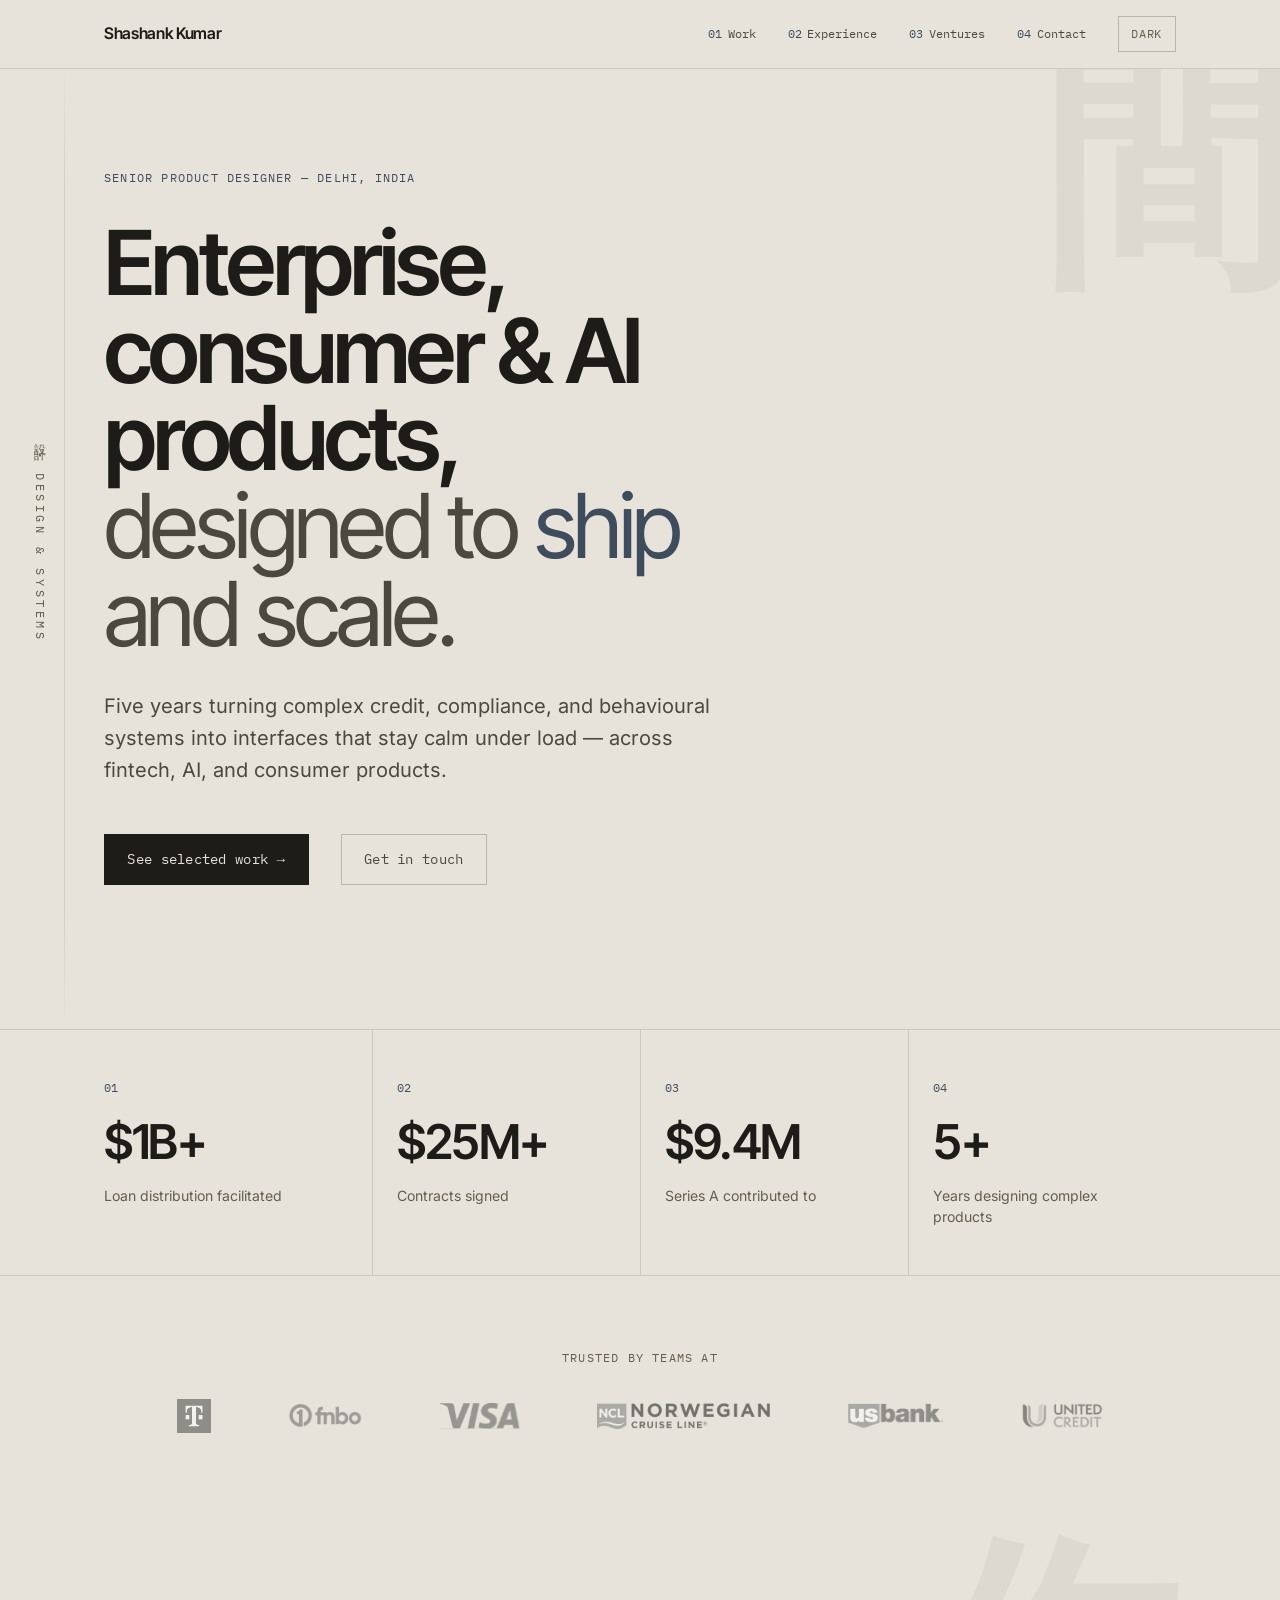
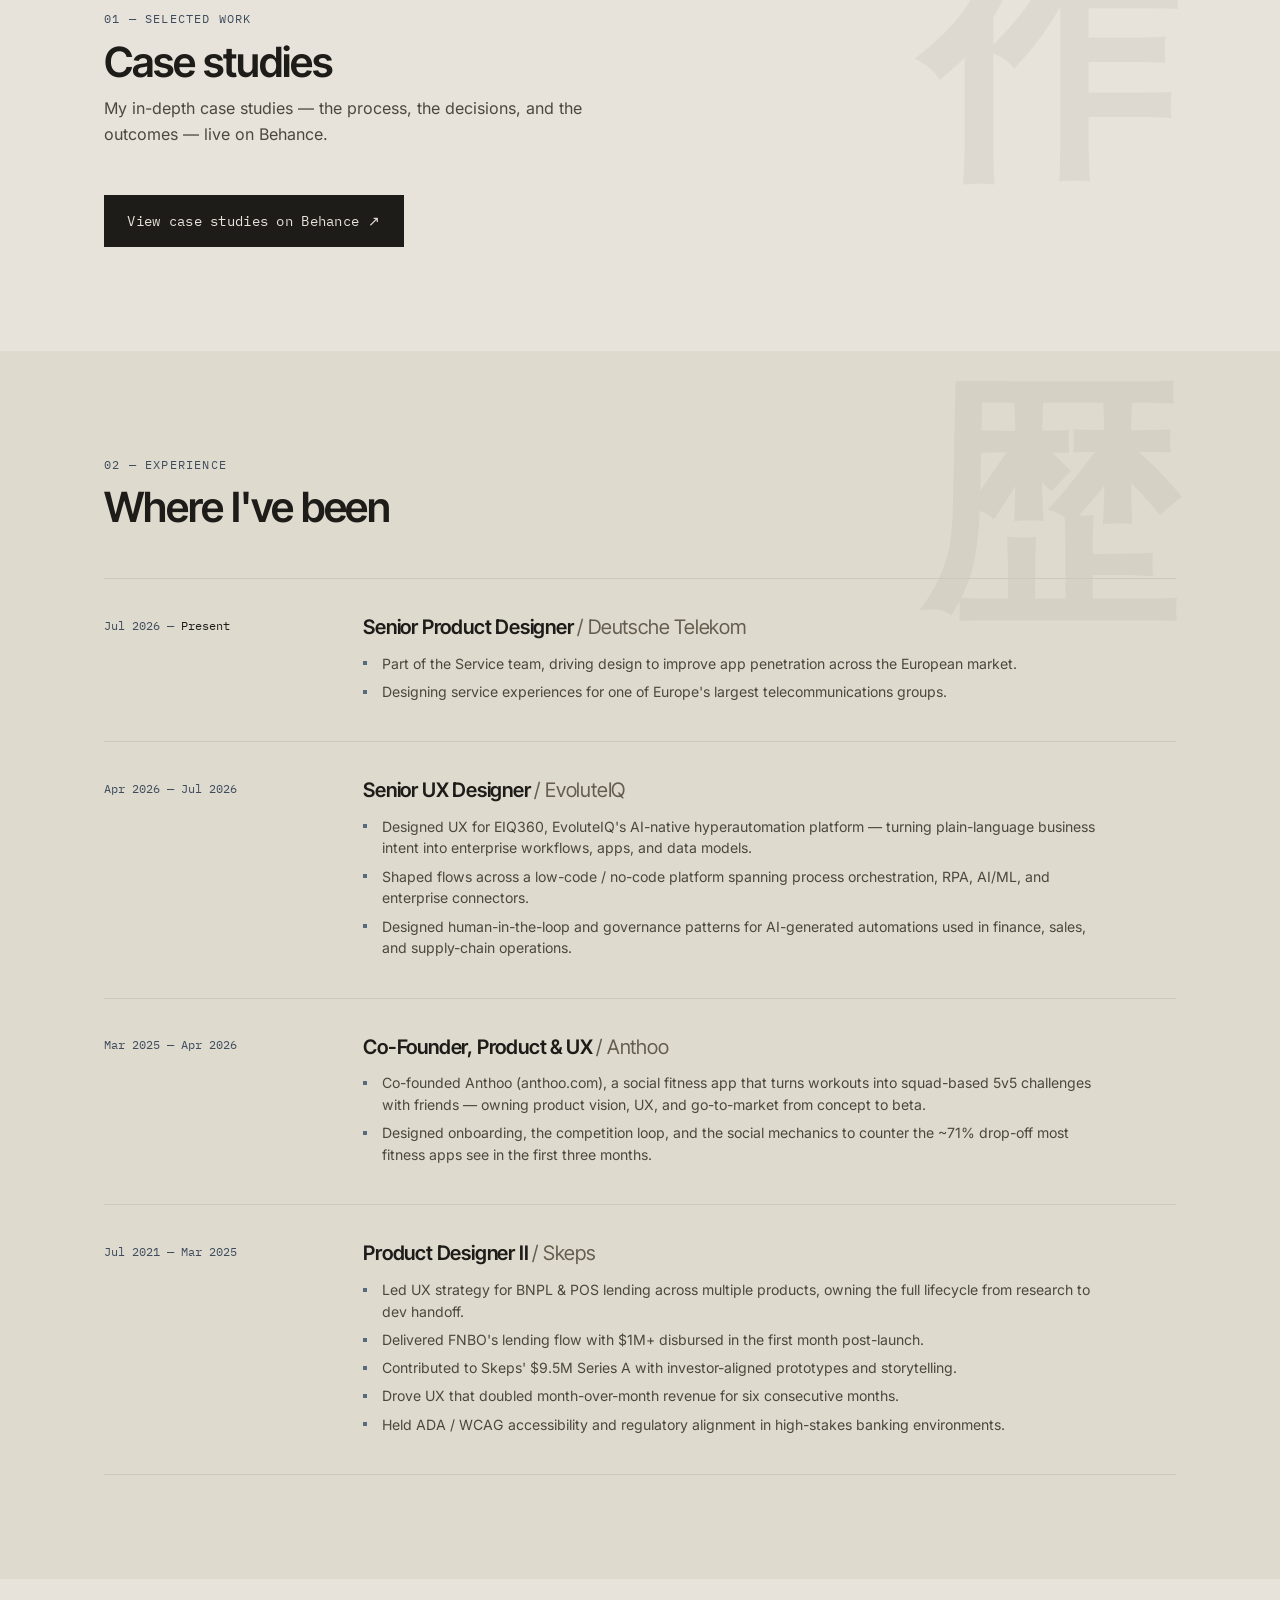
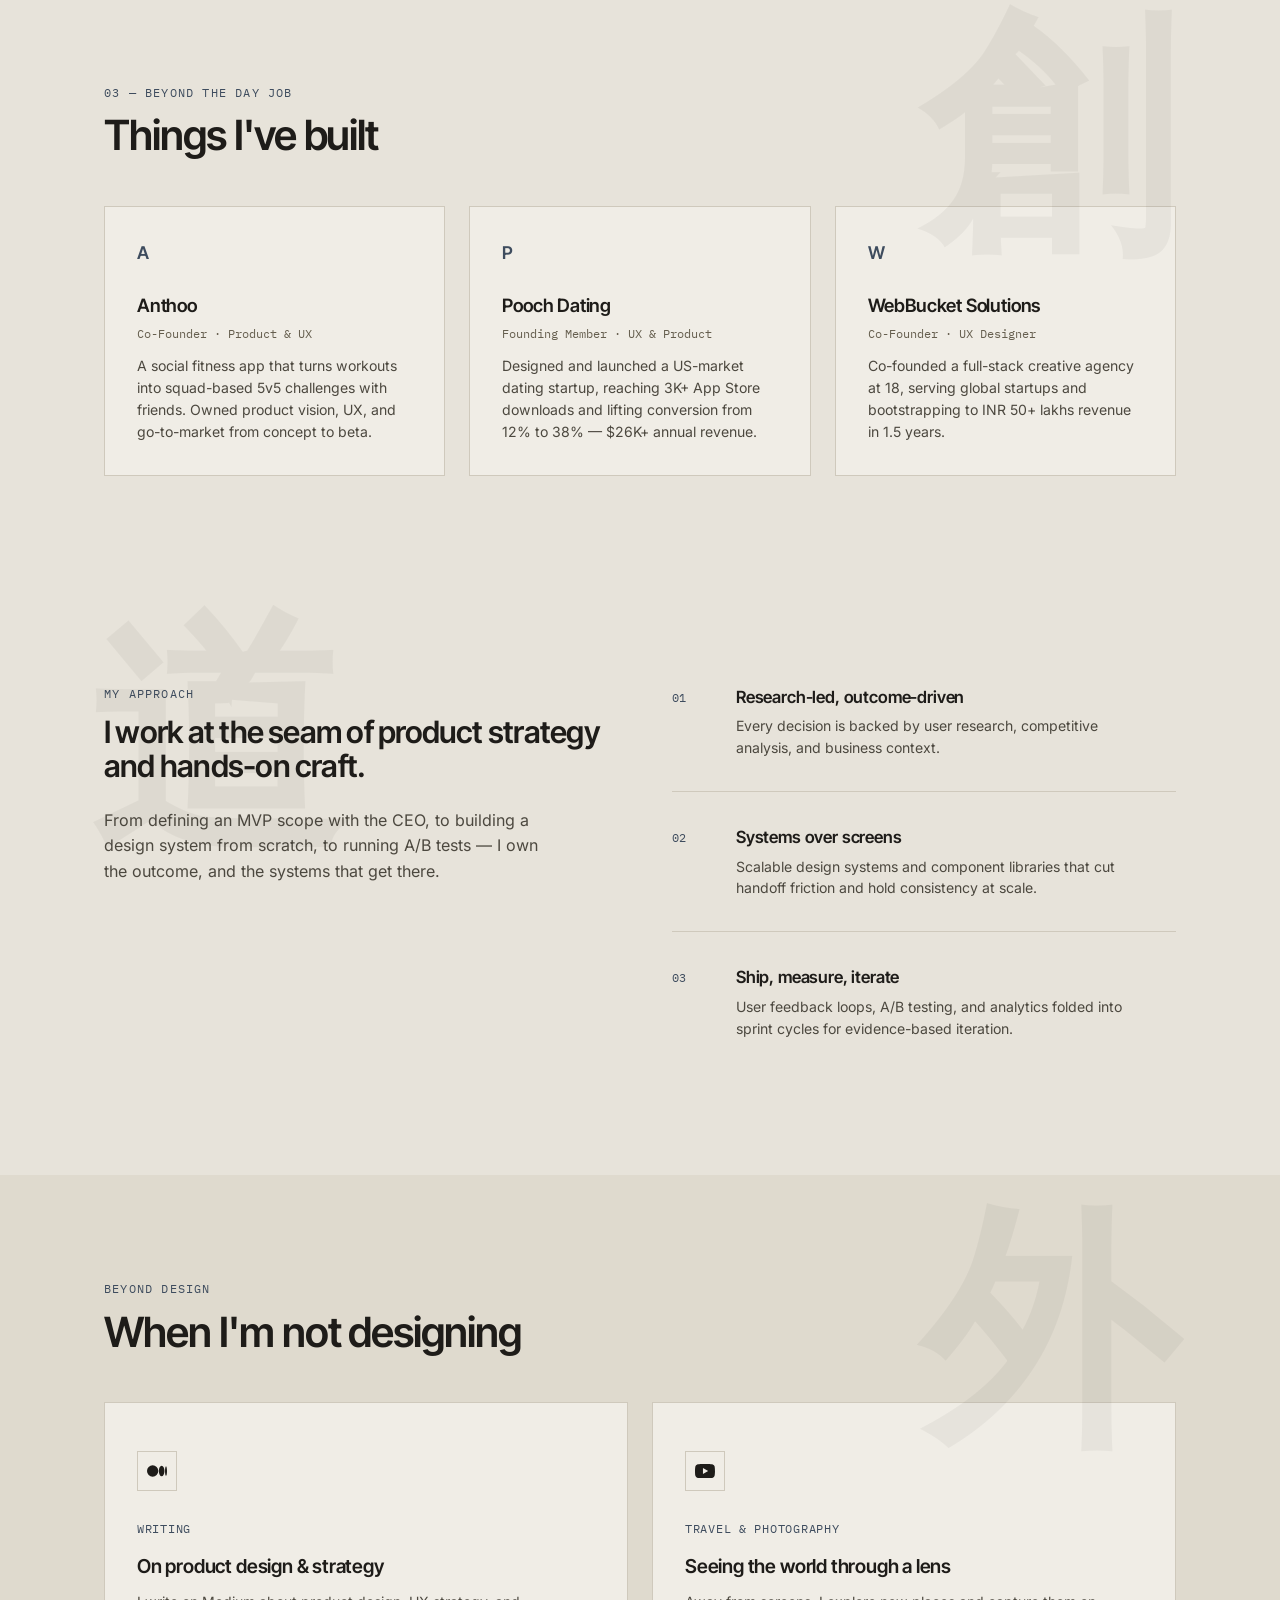
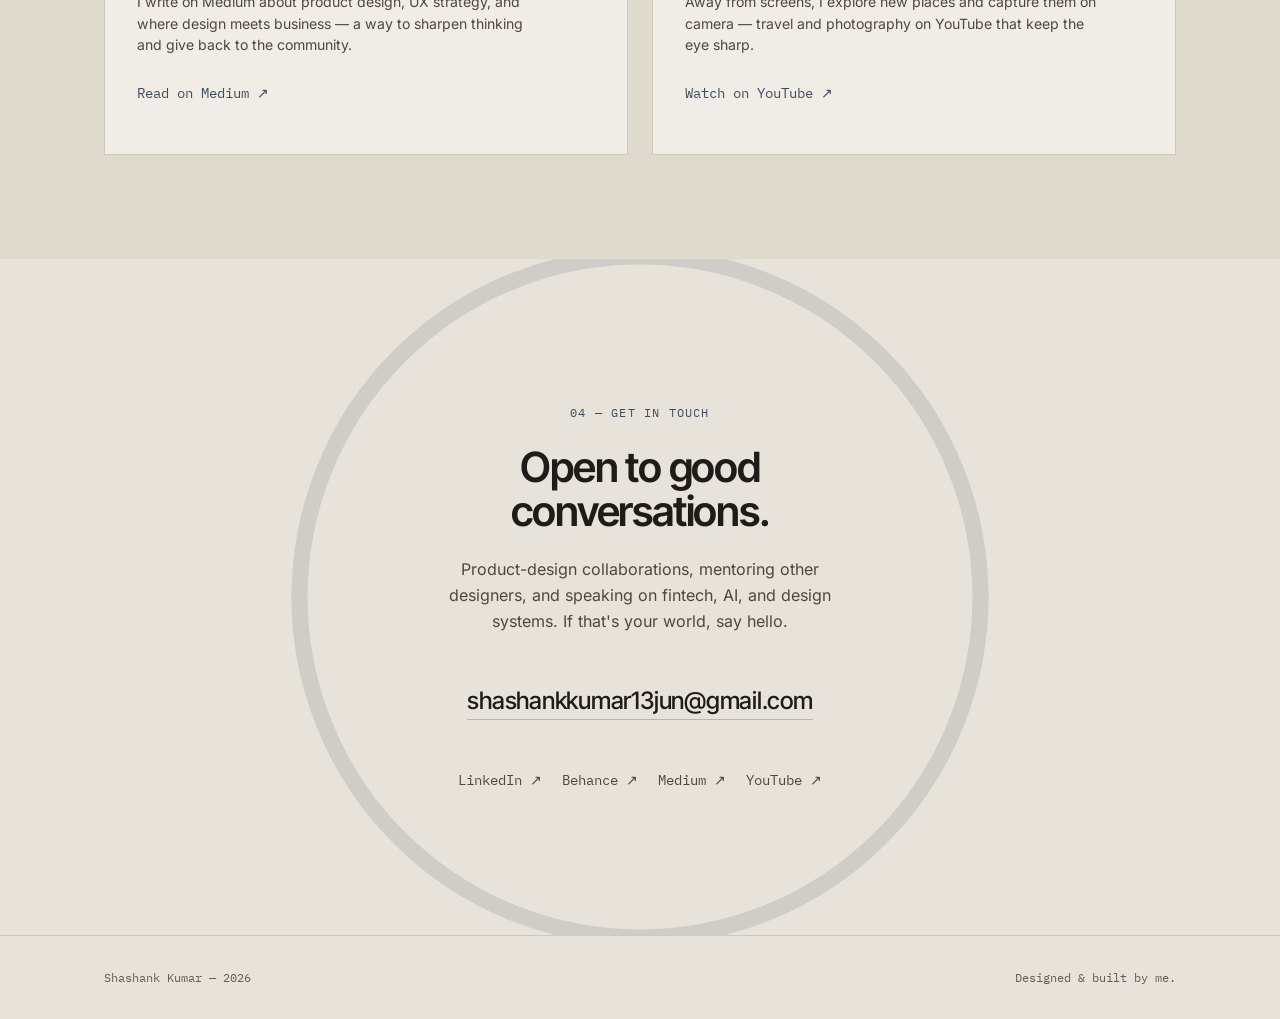
<file: index.html>
<!DOCTYPE html>
<html lang="en">
<head>
  <meta charset="UTF-8">
  <meta name="viewport" content="width=device-width, initial-scale=1.0">

  <title>Shashank Kumar — Senior Product Designer</title>
  <meta name="description" content="Product designer for enterprise, consumer & AI — 5+ years shipping systems that scale. Fintech, AI automation, and consumer products.">
  <meta name="author" content="Shashank Kumar">

  <meta property="og:title" content="Shashank Kumar — Senior Product Designer">
  <meta property="og:description" content="Product designer for enterprise, consumer & AI — 5+ years shipping systems that scale.">
  <meta property="og:type" content="website">
  <meta name="theme-color" content="#E7E3DA" media="(prefers-color-scheme: light)">
  <meta name="theme-color" content="#181714" media="(prefers-color-scheme: dark)">
  <link rel="icon" type="image/svg+xml" href="assets/favicon.svg">

  <link rel="preload" href="assets/fonts/inter-tight-latin-600-normal.woff2" as="font" type="font/woff2" crossorigin>
  <link rel="preload" href="assets/fonts/inter-latin-400-normal.woff2" as="font" type="font/woff2" crossorigin>

  <link rel="stylesheet" href="v2.css">
</head>
<body>
  <a href="#work" class="sr-only">Skip to content</a>

  <!-- ============ NAV ============ -->
  <header class="nav" id="nav">
    <div class="wrap nav__in">
      <a href="#top" class="nav__brand">Shashank Kumar</a>
      <nav class="nav__links" aria-label="Primary">
        <a href="#work" class="nav__link"><span class="idx">01</span>Work</a>
        <a href="#experience" class="nav__link"><span class="idx">02</span>Experience</a>
        <a href="#ventures" class="nav__link"><span class="idx">03</span>Ventures</a>
        <a href="#contact" class="nav__link"><span class="idx">04</span>Contact</a>
        <button class="toggle" id="themeToggle" aria-label="Switch to dark theme">Dark</button>
      </nav>
      <button class="nav__burger" id="burger" aria-label="Open menu" aria-expanded="false" aria-controls="mobileMenu">
        <span></span><span></span>
      </button>
    </div>
  </header>

  <div class="mobile-menu" id="mobileMenu">
    <a href="#work"><span class="idx">01</span>Work</a>
    <a href="#experience"><span class="idx">02</span>Experience</a>
    <a href="#ventures"><span class="idx">03</span>Ventures</a>
    <a href="#contact"><span class="idx">04</span>Contact</a>
    <button class="toggle" id="themeToggleM" aria-label="Switch theme" style="margin-top:1rem">Dark</button>
  </div>

  <main id="top">

    <!-- ============ HERO · 間 MA ============ -->
    <section class="hero">
      <span class="kanji" aria-hidden="true" style="top:-2rem; right:-1rem;">間</span>
      <div class="hero__rule" aria-hidden="true"></div>
      <span class="hero__vlabel" aria-hidden="true">設計 · Design &amp; Systems</span>
      <div class="wrap">
        <div class="hero__in reveal">
          <span class="kicker">Senior Product Designer — Delhi, India</span>
          <h1>Enterprise, consumer &amp; AI products, <span class="thin">designed to <span class="mark">ship</span> and scale.</span></h1>
          <p class="hero__sub">Five years turning complex credit, compliance, and behavioural systems into interfaces that stay calm under load — across fintech, AI, and consumer products.</p>
          <div class="hero__foot">
            <a href="#work" class="btn btn--solid">See selected work →</a>
            <a href="#contact" class="btn btn--line">Get in touch</a>
          </div>
        </div>
      </div>
    </section>

    <!-- ============ STATS · 簡素 KANSO ============ -->
    <!-- TODO (stats): the old "57% engagement" was StrateFai and has been removed.
         Confirm this refreshed set, or swap in numbers you prefer. -->
    <section class="stats" aria-label="Impact in numbers">
      <div class="wrap">
        <div class="stats__grid">
          <div class="stats__item reveal">
            <div class="stats__idx">01</div>
            <div class="stats__num" data-count="1" data-prefix="$" data-suffix="B+">$0</div>
            <div class="stats__label">Loan distribution facilitated</div>
          </div>
          <div class="stats__item reveal">
            <div class="stats__idx">02</div>
            <div class="stats__num" data-count="25" data-prefix="$" data-suffix="M+">$0</div>
            <div class="stats__label">Contracts signed</div>
          </div>
          <div class="stats__item reveal">
            <div class="stats__idx">03</div>
            <div class="stats__num" data-count="9.5" data-prefix="$" data-suffix="M">$0</div>
            <div class="stats__label">Series A contributed to</div>
          </div>
          <div class="stats__item reveal">
            <div class="stats__idx">04</div>
            <div class="stats__num" data-count="5" data-suffix="+">0</div>
            <div class="stats__label">Years designing complex products</div>
          </div>
        </div>
      </div>
    </section>

    <!-- ============ BRANDS ============ -->
    <section class="brands" aria-label="Trusted by">
      <div class="wrap">
        <p class="brands__label">Trusted by teams at</p>
        <div class="brands__row reveal">
          <span class="brands__item brands__item--dt"><img src="assets/brands/deutsche-telekom.jpg" alt="Deutsche Telekom" loading="lazy"></span>
          <span class="brands__item"><img src="assets/brands/fnbo.svg" alt="FNBO" loading="lazy"></span>
          <span class="brands__item"><img src="assets/brands/visa.svg" alt="Visa" loading="lazy"></span>
          <span class="brands__item"><img src="assets/brands/ncl.svg" alt="Norwegian Cruise Line" loading="lazy"></span>
          <span class="brands__item"><img src="assets/brands/personal.svg" alt="U.S. Bank" loading="lazy"></span>
          <span class="brands__item"><img src="assets/brands/united-credit.svg" alt="United Credit" loading="lazy"></span>
        </div>
      </div>
    </section>

    <!-- ============ WORK · 渋い SHIBUI ============ -->
    <section class="section" id="work">
      <div class="wrap">
        <div class="section__head reveal">
          <span class="kanji" aria-hidden="true" style="top:-5rem; right:0;">作</span>
          <span class="kicker">01 — Selected Work</span>
          <h2>Case studies</h2>
          <p class="sub">My in-depth case studies — the process, the decisions, and the outcomes — live on Behance.</p>
        </div>

        <a class="btn btn--solid reveal" href="https://www.behance.net/theshashankkumar" target="_blank" rel="noopener">View case studies on Behance <span aria-hidden="true">↗</span></a>
      </div>
    </section>

    <!-- ============ EXPERIENCE · 歴 continuity ============ -->
    <section class="section" id="experience" style="background:var(--stone-sunken)">
      <div class="wrap">
        <div class="section__head reveal">
          <span class="kanji" aria-hidden="true" style="top:-5rem; right:0;">歴</span>
          <span class="kicker">02 — Experience</span>
          <h2>Where I've been</h2>
        </div>

        <div class="exp__tl reveal">
          <!-- Deutsche Telekom -->
          <div class="exp__row">
            <div class="exp__when">Jul 2026 — <span class="exp__now">Present</span></div>
            <div>
              <div class="exp__role">Senior Product Designer <span class="exp__org">/ Deutsche Telekom</span></div>
              <ul class="exp__list">
                <li>Part of the Service team, driving design to improve app penetration across the European market.</li>
                <li>Designing service experiences for one of Europe's largest telecommunications groups.</li>
              </ul>
            </div>
          </div>

          <!-- EvoluteIQ -->
          <div class="exp__row">
            <div class="exp__when">Apr 2026 — Jul 2026</div>
            <div>
              <div class="exp__role">Senior UX Designer <span class="exp__org">/ EvoluteIQ</span></div>
              <ul class="exp__list">
                <li>Designed UX for EIQ360, EvoluteIQ's AI-native hyperautomation platform — turning plain-language business intent into enterprise workflows, apps, and data models.</li>
                <li>Shaped flows across a low-code / no-code platform spanning process orchestration, RPA, AI/ML, and enterprise connectors.</li>
                <li>Designed human-in-the-loop and governance patterns for AI-generated automations used in finance, sales, and supply-chain operations.</li>
              </ul>
            </div>
          </div>

          <!-- Anthoo -->
          <div class="exp__row">
            <div class="exp__when">Mar 2025 — Apr 2026</div>
            <div>
              <div class="exp__role">Co-Founder, Product &amp; UX <span class="exp__org">/ Anthoo</span></div>
              <ul class="exp__list">
                <li>Co-founded Anthoo (anthoo.com), a social fitness app that turns workouts into squad-based 5v5 challenges with friends — owning product vision, UX, and go-to-market from concept to beta.</li>
                <li>Designed onboarding, the competition loop, and the social mechanics to counter the ~71% drop-off most fitness apps see in the first three months.</li>
              </ul>
            </div>
          </div>

          <!-- Skeps -->
          <div class="exp__row">
            <div class="exp__when">Jul 2021 — Mar 2025</div>
            <div>
              <div class="exp__role">Product Designer II <span class="exp__org">/ Skeps</span></div>
              <ul class="exp__list">
                <li>Led UX strategy for BNPL &amp; POS lending across multiple products, owning the full lifecycle from research to dev handoff.</li>
                <li>Delivered FNBO's lending flow with $1M+ disbursed in the first month post-launch.</li>
                <li>Contributed to Skeps' $9.5M Series A with investor-aligned prototypes and storytelling.</li>
                <li>Drove UX that doubled month-over-month revenue for six consecutive months.</li>
                <li>Held ADA / WCAG accessibility and regulatory alignment in high-stakes banking environments.</li>
              </ul>
            </div>
          </div>
        </div>
      </div>
    </section>

    <!-- ============ VENTURES · 創 ============ -->
    <section class="section" id="ventures">
      <div class="wrap">
        <div class="section__head reveal">
          <span class="kanji" aria-hidden="true" style="top:-5rem; right:0;">創</span>
          <span class="kicker">03 — Beyond the Day Job</span>
          <h2>Things I've built</h2>
        </div>
        <div class="ventures__grid">
          <div class="venture reveal">
            <div class="venture__mark">A</div>
            <div class="venture__name">Anthoo</div>
            <span class="venture__role">Co-Founder · Product &amp; UX</span>
            <p class="venture__desc">A social fitness app that turns workouts into squad-based 5v5 challenges with friends. Owned product vision, UX, and go-to-market from concept to beta.</p>
          </div>
          <div class="venture reveal">
            <div class="venture__mark">P</div>
            <div class="venture__name">Pooch Dating</div>
            <span class="venture__role">Founding Member · UX &amp; Product</span>
            <p class="venture__desc">Designed and launched a US-market dating startup, reaching 3K+ App Store downloads and lifting conversion from 12% to 38% — $26K+ annual revenue.</p>
          </div>
          <div class="venture reveal">
            <div class="venture__mark">W</div>
            <div class="venture__name">WebBucket Solutions</div>
            <span class="venture__role">Co-Founder · UX Designer</span>
            <p class="venture__desc">Co-founded a full-stack creative agency at 18, serving global startups and bootstrapping to INR 50+ lakhs revenue in 1.5 years.</p>
          </div>
        </div>
      </div>
    </section>

    <!-- ============ APPROACH · 道 the way ============ -->
    <section class="section" id="approach">
      <div class="wrap">
        <div class="approach__grid">
          <div class="approach__intro reveal">
            <span class="kanji" aria-hidden="true" style="top:-5rem; left:-1rem;">道</span>
            <span class="kicker">My Approach</span>
            <h3 class="approach__title">I work at the seam of product strategy and hands-on craft.</h3>
            <p class="approach__desc">From defining an MVP scope with the CEO, to building a design system from scratch, to running A/B tests — I own the outcome, and the systems that get there.</p>
          </div>
          <div class="principles reveal">
            <div class="principle">
              <span class="principle__num">01</span>
              <div>
                <h4 class="principle__title">Research-led, outcome-driven</h4>
                <p class="principle__desc">Every decision is backed by user research, competitive analysis, and business context.</p>
              </div>
            </div>
            <div class="principle">
              <span class="principle__num">02</span>
              <div>
                <h4 class="principle__title">Systems over screens</h4>
                <p class="principle__desc">Scalable design systems and component libraries that cut handoff friction and hold consistency at scale.</p>
              </div>
            </div>
            <div class="principle">
              <span class="principle__num">03</span>
              <div>
                <h4 class="principle__title">Ship, measure, iterate</h4>
                <p class="principle__desc">User feedback loops, A/B testing, and analytics folded into sprint cycles for evidence-based iteration.</p>
              </div>
            </div>
          </div>
        </div>
      </div>
    </section>

    <!-- ============ BEYOND DESIGN · 外 outside ============ -->
    <section class="section" id="beyond" style="background:var(--stone-sunken)">
      <div class="wrap">
        <div class="section__head reveal">
          <span class="kanji" aria-hidden="true" style="top:-5rem; right:0;">外</span>
          <span class="kicker">Beyond Design</span>
          <h2>When I'm not designing</h2>
        </div>
        <div class="beyond__grid">
          <a href="https://theshashankkumar.medium.com/" target="_blank" rel="noopener" class="beyond-card reveal">
            <span class="beyond-card__icon beyond-card__icon--medium" aria-hidden="true"><svg viewBox="0 0 24 24" fill="currentColor"><path d="M13.54 12a6.8 6.8 0 01-6.77 6.82A6.8 6.8 0 010 12a6.8 6.8 0 016.77-6.82A6.8 6.8 0 0113.54 12zM20.96 12c0 3.54-1.51 6.42-3.38 6.42-1.87 0-3.39-2.88-3.39-6.42s1.52-6.42 3.39-6.42 3.38 2.88 3.38 6.42M24 12c0 3.17-.53 5.75-1.19 5.75-.66 0-1.19-2.58-1.19-5.75s.53-5.75 1.19-5.75C23.47 6.25 24 8.83 24 12z"/></svg></span>
            <span class="beyond-card__label">Writing</span>
            <h3 class="beyond-card__title">On product design &amp; strategy</h3>
            <p class="beyond-card__desc">I write on Medium about product design, UX strategy, and where design meets business — a way to sharpen thinking and give back to the community.</p>
            <span class="beyond-card__cta">Read on Medium ↗</span>
          </a>
          <a href="https://www.youtube.com/@theshashankkumar" target="_blank" rel="noopener" class="beyond-card reveal">
            <span class="beyond-card__icon beyond-card__icon--youtube" aria-hidden="true"><svg viewBox="0 0 24 24" fill="currentColor"><path d="M23.498 6.186a3.016 3.016 0 00-2.122-2.136C19.505 3.545 12 3.545 12 3.545s-7.505 0-9.377.505A3.017 3.017 0 00.502 6.186C0 8.07 0 12 0 12s0 3.93.502 5.814a3.016 3.016 0 002.122 2.136c1.871.505 9.376.505 9.376.505s7.505 0 9.377-.505a3.015 3.015 0 002.122-2.136C24 15.93 24 12 24 12s0-3.93-.502-5.814zM9.545 15.568V8.432L15.818 12l-6.273 3.568z"/></svg></span>
            <span class="beyond-card__label">Travel &amp; Photography</span>
            <h3 class="beyond-card__title">Seeing the world through a lens</h3>
            <p class="beyond-card__desc">Away from screens, I explore new places and capture them on camera — travel and photography on YouTube that keep the eye sharp.</p>
            <span class="beyond-card__cta">Watch on YouTube ↗</span>
          </a>
        </div>
      </div>
    </section>

    <!-- ============ CONTACT · 侘寂 WABI-SABI + ENSŌ ============ -->
    <section class="contact" id="contact">
      <svg class="contact__enso" viewBox="0 0 500 500" fill="none" aria-hidden="true" role="presentation">
        <circle class="enso-draw" cx="250" cy="250" r="190"
                stroke="currentColor" stroke-width="9" stroke-linecap="round"
                pathLength="1"/>
      </svg>
      <div class="contact__in reveal">
        <span class="kicker">04 — Get in touch</span>
        <!-- TODO (contact copy): two options drafted in chat — tell me which you prefer. -->
        <h2>Open to good conversations.</h2>
        <p class="contact__sub">Product-design collaborations, mentoring other designers, and speaking on fintech, AI, and design systems. If that's your world, say hello.</p>
        <a href="mailto:shashankkumar13jun@gmail.com" class="contact__email">shashankkumar13jun@gmail.com</a>
        <div class="contact__links">
          <a href="https://www.linkedin.com/in/shashank-kumar-1306/" target="_blank" rel="noopener">LinkedIn ↗</a>
          <a href="https://www.behance.net/theshashankkumar" target="_blank" rel="noopener">Behance ↗</a>
          <a href="https://theshashankkumar.medium.com/" target="_blank" rel="noopener">Medium ↗</a>
          <a href="https://www.youtube.com/@theshashankkumar" target="_blank" rel="noopener">YouTube ↗</a>
        </div>
      </div>
    </section>
  </main>

  <!-- ============ FOOTER ============ -->
  <footer class="footer">
    <div class="wrap footer__in">
      <span>Shashank Kumar — 2026</span>
      <span>Designed &amp; built by me.</span>
    </div>
  </footer>

  <script src="v2.js"></script>
</body>
</html>
</file>
<file: v2.css>
/* =========================================================
   Shashank Kumar — Portfolio v2 · "SUMI" (墨)
   Ink & stone. Architectural restraint, shibui.
   Single source of truth: design tokens (light + dark).
   Each section expresses a different Japanese principle.
   ========================================================= */

/* ---------------------------------------------------------
   FONTS (self-hosted, woff2, font-display: swap)
   --------------------------------------------------------- */
@font-face { font-family: 'Inter Tight'; font-style: normal; font-weight: 400; font-display: swap; src: url('assets/fonts/inter-tight-latin-400-normal.woff2') format('woff2'); }
@font-face { font-family: 'Inter Tight'; font-style: normal; font-weight: 500; font-display: swap; src: url('assets/fonts/inter-tight-latin-500-normal.woff2') format('woff2'); }
@font-face { font-family: 'Inter Tight'; font-style: normal; font-weight: 600; font-display: swap; src: url('assets/fonts/inter-tight-latin-600-normal.woff2') format('woff2'); }
@font-face { font-family: 'Inter Tight'; font-style: normal; font-weight: 700; font-display: swap; src: url('assets/fonts/inter-tight-latin-700-normal.woff2') format('woff2'); }
@font-face { font-family: 'Inter'; font-style: normal; font-weight: 400; font-display: swap; src: url('assets/fonts/inter-latin-400-normal.woff2') format('woff2'); }
@font-face { font-family: 'Inter'; font-style: normal; font-weight: 500; font-display: swap; src: url('assets/fonts/inter-latin-500-normal.woff2') format('woff2'); }
@font-face { font-family: 'IBM Plex Mono'; font-style: normal; font-weight: 400; font-display: swap; src: url('assets/fonts/ibm-plex-mono-latin-400-normal.woff2') format('woff2'); }
@font-face { font-family: 'IBM Plex Mono'; font-style: normal; font-weight: 500; font-display: swap; src: url('assets/fonts/ibm-plex-mono-latin-500-normal.woff2') format('woff2'); }

/* ---------------------------------------------------------
   TOKENS
   --------------------------------------------------------- */
:root {
  /* Surfaces — warm stone, light (default) */
  --stone:        #E7E3DA;
  --stone-raised: #F0EDE6;
  --stone-sunken: #DFDACE;

  /* Ink */
  --ink:          #1E1C19;
  --ink-soft:     #4C483F;   /* AA body-secondary on stone */
  --ink-faint:    #655E4E;   /* meta / mono labels (AA on stone surfaces) */

  /* Hairlines */
  --line:         #CFC9BC;
  --line-strong:  #BCB5A5;

  /* Accent — muted indigo ink */
  --accent:       #3E4C5E;
  --accent-soft:  #586A7E;

  /* Type */
  --font-display: 'Inter Tight', -apple-system, BlinkMacSystemFont, 'Segoe UI', sans-serif;
  --font-body:    'Inter', -apple-system, BlinkMacSystemFont, 'Segoe UI', sans-serif;
  --font-mono:    'IBM Plex Mono', ui-monospace, 'SF Mono', Menlo, Consolas, monospace;

  /* Type scale (fluid) */
  --t-display: clamp(2.7rem, 7vw, 6rem);
  --t-h2:      clamp(1.7rem, 3.4vw, 2.6rem);
  --t-h3:      clamp(1.35rem, 2.4vw, 1.95rem);
  --t-lead:    clamp(1.05rem, 1.6vw, 1.25rem);
  --t-body:    1rem;
  --t-small:   0.88rem;
  --t-mono:    0.75rem;

  /* Space scale (8px base, loose for ma) */
  --s-1: .5rem; --s-2: 1rem; --s-3: 1.5rem; --s-4: 2rem;
  --s-5: 3rem;  --s-6: 4.5rem; --s-7: 6.5rem; --s-8: 9rem; --s-9: 12rem;

  /* Layout */
  --container: 1200px;
  --gutter: clamp(1.5rem, 5vw, 5rem);
  --rail: 13rem;              /* mono metadata column */
  --radius: 2px;             /* near-square, architectural */

  /* Motion */
  --ease: cubic-bezier(0.33, 1, 0.68, 1);
  --ease-out: cubic-bezier(0.16, 1, 0.3, 1);
  --dur: 0.55s;
  --dur-slow: 0.8s;
}

:root[data-theme="dark"] {
  --stone:        #181714;
  --stone-raised: #201E1A;
  --stone-sunken: #131210;
  --ink:          #E9E4D8;
  --ink-soft:     #A49C8D;
  --ink-faint:    #8F8878;
  --line:         #2C2922;
  --line-strong:  #3C382E;
  --accent:       #90A6BE;
  --accent-soft:  #7489A1;
}
@media (prefers-color-scheme: dark) {
  :root:not([data-theme="light"]) {
    --stone:        #181714;
    --stone-raised: #201E1A;
    --stone-sunken: #131210;
    --ink:          #E9E4D8;
    --ink-soft:     #A49C8D;
    --ink-faint:    #8F8878;
    --line:         #2C2922;
    --line-strong:  #3C382E;
    --accent:       #90A6BE;
    --accent-soft:  #7489A1;
  }
}

/* ---------------------------------------------------------
   RESET / BASE
   --------------------------------------------------------- */
*, *::before, *::after { box-sizing: border-box; margin: 0; padding: 0; }
html {
  -webkit-font-smoothing: antialiased;
  -moz-osx-font-smoothing: grayscale;
  scroll-behavior: smooth;
  scroll-padding-top: 5rem;
}
body {
  font-family: var(--font-body);
  background: var(--stone);
  color: var(--ink);
  font-size: var(--t-body);
  line-height: 1.6;
  overflow-x: clip;            /* contain bleeding kanji ornaments; keeps sticky nav working */
  transition: background .5s var(--ease), color .5s var(--ease);
}
img, svg { max-width: 100%; display: block; }
a { color: inherit; text-decoration: none; }
ul { list-style: none; }
button { font: inherit; cursor: pointer; }
::selection { background: var(--accent); color: var(--stone-raised); }
:focus-visible { outline: 2px solid var(--accent); outline-offset: 3px; }

.wrap { max-width: var(--container); margin-inline: auto; padding-inline: var(--gutter); }
.sr-only {
  position: absolute; width: 1px; height: 1px; padding: 0; margin: -1px;
  overflow: hidden; clip: rect(0,0,0,0); white-space: nowrap; border: 0;
}

/* ---------------------------------------------------------
   SHARED PRIMITIVES
   --------------------------------------------------------- */
.mono { font-family: var(--font-mono); font-size: var(--t-mono); letter-spacing: 0.04em; color: var(--ink-faint); }
.kicker {
  font-family: var(--font-mono); font-size: var(--t-mono);
  letter-spacing: 0.1em; text-transform: uppercase; color: var(--accent);
}

/* Oversized, low-contrast kanji that sits behind a section header.
   A quiet "ma" ornament — decorative only, hidden from AT. */
.kanji {
  position: absolute; z-index: 0; pointer-events: none; user-select: none;
  font-family: var(--font-display); font-weight: 600;
  color: var(--ink);
  opacity: 0.045;
  line-height: 1;
  font-size: clamp(7rem, 20vw, 16rem);
}
:root[data-theme="dark"] .kanji { opacity: 0.06; }

.btn {
  display: inline-flex; align-items: center; gap: .55rem;
  font-family: var(--font-mono); font-size: var(--t-small); letter-spacing: 0.02em;
  padding: 0.85rem 1.4rem; border: 1px solid transparent; transition: all .35s var(--ease);
}
.btn--solid { background: var(--ink); color: var(--stone); }
.btn--solid:hover { background: var(--accent); }
.btn--line { border-color: var(--line-strong); color: var(--ink-soft); }
.btn--line:hover { border-color: var(--accent); color: var(--ink); }

.link {
  display: inline-flex; align-items: center; gap: .5rem;
  font-family: var(--font-mono); font-size: var(--t-small); color: var(--accent);
  transition: gap .3s var(--ease), color .3s;
}
.link:hover { gap: .85rem; color: var(--accent-soft); }

/* Section head: mono label stacked over a tight-grotesque title */
.section { position: relative; padding-block: var(--s-7); }
.section__head { position: relative; margin-bottom: var(--s-5); }
.section__head .kicker { display: block; margin-bottom: .75rem; }
.section__head h2 {
  font-family: var(--font-display); font-weight: 600; font-size: var(--t-h2);
  letter-spacing: -0.025em; line-height: 1.05;
}
.section__head .sub { margin-top: .75rem; color: var(--ink-soft); max-width: 48ch; }

hr.rule { height: 1px; background: var(--line); border: 0; }

/* ---------------------------------------------------------
   NAV
   --------------------------------------------------------- */
.nav {
  position: sticky; top: 0; z-index: 50;
  background: color-mix(in srgb, var(--stone) 85%, transparent);
  backdrop-filter: blur(14px); -webkit-backdrop-filter: blur(14px);
  border-bottom: 1px solid var(--line);
}
.nav__in { display: flex; align-items: center; justify-content: space-between; padding-block: 1rem; }
.nav__brand { font-family: var(--font-display); font-weight: 600; letter-spacing: -0.02em; font-size: 1rem; }
.nav__links { display: flex; align-items: center; gap: 2rem; }
.nav__link { font-family: var(--font-mono); font-size: var(--t-mono); color: var(--ink-soft); transition: color .3s; }
.nav__link:hover { color: var(--ink); }
.nav__link .idx { color: var(--accent); margin-right: .35rem; }

.toggle {
  font-family: var(--font-mono); font-size: var(--t-mono); text-transform: uppercase; letter-spacing: .06em;
  color: var(--ink-faint); border: 1px solid var(--line-strong);
  padding: .45rem .8rem; background: transparent; transition: border-color .3s, color .3s;
}
.toggle:hover { border-color: var(--accent); color: var(--ink); }

.nav__burger { display: none; flex-direction: column; gap: 5px; background: none; border: 0; padding: 8px; }
.nav__burger span { width: 22px; height: 1.5px; background: var(--ink); transition: all .3s var(--ease); }

.mobile-menu {
  position: fixed; inset: 0; z-index: 49; background: var(--stone);
  display: flex; flex-direction: column; align-items: flex-start; justify-content: center;
  gap: 1.5rem; padding: var(--gutter);
  opacity: 0; pointer-events: none; transition: opacity .35s var(--ease);
}
.mobile-menu.open { opacity: 1; pointer-events: auto; }
.mobile-menu a { font-family: var(--font-display); font-weight: 600; font-size: 2rem; letter-spacing: -0.02em; }
.mobile-menu a .idx { font-family: var(--font-mono); font-size: 1rem; color: var(--accent); margin-right: .75rem; }

/* ---------------------------------------------------------
   HERO — principle: MA (間) · negative space, stillness
   --------------------------------------------------------- */
.hero { position: relative; padding-top: clamp(3.5rem, 11vh, 8rem); padding-bottom: var(--s-8); overflow: hidden; }
.hero__rule { /* a single vertical hairline — the one considered line */
  position: absolute; top: 0; bottom: 0; left: var(--gutter); width: 1px;
  background: linear-gradient(to bottom, transparent, var(--line) 12%, var(--line) 88%, transparent);
  opacity: .8;
}
.hero__vlabel { /* vertical-set mono label riding the hairline */
  position: absolute; left: calc(var(--gutter) - 2.1rem); top: 38%;
  writing-mode: vertical-rl; text-orientation: mixed;
  font-family: var(--font-mono); font-size: var(--t-mono); letter-spacing: .3em;
  text-transform: uppercase; color: var(--ink-faint);
}
.hero__in { position: relative; z-index: 1; max-width: 64ch; }   /* h1 + sub set their own measures within this */
.hero .kicker { display: block; margin-bottom: var(--s-4); }
.hero h1 {
  font-family: var(--font-display); font-weight: 600;
  font-size: var(--t-display); line-height: 0.98; letter-spacing: -0.04em;
  max-width: 15ch;
}
.hero h1 .thin { font-weight: 400; color: var(--ink-soft); }
.hero h1 .mark { color: var(--accent); }
.hero__sub { font-size: var(--t-lead); color: var(--ink-soft); max-width: 58ch; margin-top: var(--s-4); line-height: 1.6; }
.hero__foot { display: flex; flex-wrap: wrap; align-items: center; gap: var(--s-3) var(--s-4); margin-top: var(--s-5); }
.hero__loc { font-family: var(--font-mono); font-size: var(--t-mono); color: var(--ink-faint); }
@media (max-width: 680px){ .hero__vlabel { display: none; } .hero__rule { left: calc(var(--gutter) - .75rem); } }

/* ---------------------------------------------------------
   STATS — principle: KANSO (簡素) · simplicity, essentials
   --------------------------------------------------------- */
.stats { border-top: 1px solid var(--line); border-bottom: 1px solid var(--line); }
.stats__grid { display: grid; grid-template-columns: repeat(4, 1fr); }
.stats__item { padding: var(--s-5) var(--s-3); border-left: 1px solid var(--line); }
.stats__item:first-child { border-left: 0; padding-left: 0; }
.stats__idx { font-family: var(--font-mono); font-size: var(--t-mono); color: var(--accent); }
.stats__num {
  font-family: var(--font-display); font-weight: 600; font-size: clamp(2rem, 4vw, 3rem);
  letter-spacing: -0.03em; margin: .4rem 0 .35rem; color: var(--ink);
}
.stats__label { font-size: var(--t-small); color: var(--ink-faint); line-height: 1.45; }
@media (max-width: 760px){
  .stats__grid { grid-template-columns: 1fr 1fr; }
  .stats__item { padding: var(--s-4) var(--s-3); }
  .stats__item:nth-child(odd){ border-left: 0; padding-left: 0; }
  .stats__item:nth-child(n+3){ border-top: 1px solid var(--line); }
}

/* ---------------------------------------------------------
   BRANDS — quiet single row, lots of ma around it
   --------------------------------------------------------- */
.brands { padding-block: var(--s-6); }
.brands__label { font-family: var(--font-mono); font-size: var(--t-mono); text-transform: uppercase; letter-spacing: .1em; color: var(--ink-faint); text-align: center; margin-bottom: var(--s-4); }
.brands__row { display: flex; align-items: center; justify-content: center; flex-wrap: wrap; gap: clamp(2rem, 6vw, 5rem); }
.brands__row img {
  height: 26px; width: auto; object-fit: contain;
  opacity: .5; filter: grayscale(1);
  transition: opacity .4s var(--ease), filter .4s var(--ease);
}
:root[data-theme="dark"] .brands__row img { filter: grayscale(1) invert(1) brightness(.9); }
.brands__item:hover img { opacity: .85; }
@media (prefers-color-scheme: dark){ :root:not([data-theme="light"]) .brands__row img { filter: grayscale(1) invert(1) brightness(.9); } }

/* ---------------------------------------------------------
   EXPERIENCE — principle: vertical rhythm / continuity (続)
   Mono year rail + a continuous hairline.
   --------------------------------------------------------- */
.exp__tl { position: relative; }
.exp__row {
  display: grid; grid-template-columns: var(--rail) 1fr; gap: clamp(1.5rem, 4vw, 4rem);
  padding-block: var(--s-4); border-top: 1px solid var(--line); align-items: start;
}
.exp__row:last-child { border-bottom: 1px solid var(--line); }
.exp__when { font-family: var(--font-mono); font-size: var(--t-mono); color: var(--accent); padding-top: .3rem; }
.exp__now { color: var(--ink); }
.exp__role { font-family: var(--font-display); font-weight: 600; font-size: 1.25rem; letter-spacing: -0.01em; }
.exp__org { color: var(--ink-faint); font-weight: 400; }
.exp__list { margin-top: .6rem; }
.exp__list li { position: relative; padding-left: 1.15rem; margin-bottom: .4rem; font-size: var(--t-small); color: var(--ink-soft); line-height: 1.55; max-width: 82ch; }
.exp__list li::before { content: ""; position: absolute; left: 0; top: .62em; width: 4px; height: 4px; background: var(--accent-soft); }
.exp__todo { color: var(--ink-faint); font-style: italic; }
@media (max-width: 820px){ .exp__row { grid-template-columns: 1fr; gap: .4rem; } }

/* ---------------------------------------------------------
   VENTURES — principle: KANSO · compact, essential cards
   --------------------------------------------------------- */
.ventures__grid { display: grid; grid-template-columns: repeat(3, 1fr); gap: var(--s-3); }
@media (max-width: 820px){ .ventures__grid { grid-template-columns: 1fr; } }
.venture { padding: var(--s-4); background: var(--stone-raised); border: 1px solid var(--line); transition: border-color .3s var(--ease), transform .4s var(--ease); }
.venture:hover { border-color: var(--accent-soft); transform: translateY(-3px); }
.venture__mark { font-family: var(--font-display); font-weight: 600; font-size: 1.1rem; color: var(--accent); margin-bottom: var(--s-3); }
.venture__name { font-family: var(--font-display); font-weight: 600; font-size: 1.15rem; letter-spacing: -0.01em; }
.venture__role { display: block; font-family: var(--font-mono); font-size: var(--t-mono); color: var(--ink-faint); margin: .25rem 0 .75rem; }
.venture__desc { font-size: var(--t-small); color: var(--ink-soft); line-height: 1.55; }

/* ---------------------------------------------------------
   CONTACT — principle: WABI-SABI (侘寂) · one hand-drawn ensō
   --------------------------------------------------------- */
.contact { position: relative; padding: var(--s-8) var(--gutter); text-align: center; overflow: hidden; }
.contact__enso {
  position: absolute; top: 50%; left: 50%; transform: translate(-50%, -50%);
  width: min(56rem, 155vw); max-width: none; height: auto; z-index: 0; color: var(--accent);
  opacity: .14; pointer-events: none;
}
:root[data-theme="dark"] .contact__enso { opacity: .2; }
@media (prefers-color-scheme: dark){ :root:not([data-theme="light"]) .contact__enso { opacity: .2; } }
.contact__in { position: relative; z-index: 1; max-width: 42ch; margin-inline: auto; }
.contact .kicker { display: block; margin-bottom: var(--s-3); }
.contact h2 { font-family: var(--font-display); font-weight: 600; font-size: var(--t-h2); letter-spacing: -0.03em; line-height: 1.05; }
.contact__sub { color: var(--ink-soft); margin: var(--s-3) auto var(--s-5); max-width: 40ch; }
.contact__email { font-family: var(--font-display); font-weight: 500; font-size: clamp(1.1rem, 2.2vw, 1.5rem); letter-spacing: -0.01em; border-bottom: 1px solid var(--line-strong); padding-bottom: .25rem; transition: border-color .3s, color .3s; }
.contact__email:hover { border-color: var(--accent); color: var(--accent); }
.contact__links { display: flex; justify-content: center; flex-wrap: wrap; gap: 1rem 1.25rem; margin-top: var(--s-5); }
.contact__links a { font-family: var(--font-mono); font-size: var(--t-small); color: var(--ink-soft); transition: color .3s; }
.contact__links a:hover { color: var(--accent); }

/* ---------------------------------------------------------
   FOOTER
   --------------------------------------------------------- */
.footer { border-top: 1px solid var(--line); padding-block: var(--s-4); }
.footer__in { display: flex; justify-content: space-between; align-items: center; flex-wrap: wrap; gap: 1rem; }
.footer span { font-family: var(--font-mono); font-size: var(--t-mono); color: var(--ink-faint); }

/* ---------------------------------------------------------
   MOTION
   --------------------------------------------------------- */
.reveal { opacity: 0; transform: translateY(14px); transition: opacity var(--dur-slow) var(--ease-out), transform var(--dur-slow) var(--ease-out); }
.reveal.in { opacity: 1; transform: none; }

.enso-draw { stroke-dasharray: 1; stroke-dashoffset: 1; pathLength: 1; }
.enso-draw.in { animation: ensoDraw 2.4s var(--ease-out) forwards; }
@keyframes ensoDraw { to { stroke-dashoffset: 0; } }

@media (prefers-reduced-motion: reduce) {
  html { scroll-behavior: auto; }
  .reveal { opacity: 1 !important; transform: none !important; transition: none !important; }
  .enso-draw { stroke-dashoffset: 0 !important; animation: none !important; }
  * { animation-duration: .001ms !important; animation-iteration-count: 1 !important; transition-duration: .001ms !important; }
}

/* ---------------------------------------------------------
   RESPONSIVE NAV
   --------------------------------------------------------- */
@media (max-width: 720px){
  .nav__links { display: none; }
  .nav__burger { display: flex; }
}

/* ---------------------------------------------------------
   BRANDS — Deutsche Telekom mark keeps its square form
   (grayscale in both themes; no dark-mode invert)
   --------------------------------------------------------- */
.brands__item--dt img,
:root[data-theme="dark"] .brands__item--dt img { filter: grayscale(1); height: 34px; }
@media (prefers-color-scheme: dark){ :root:not([data-theme="light"]) .brands__item--dt img { filter: grayscale(1); } }

/* ---------------------------------------------------------
   APPROACH · 道 — strategy meets craft
   --------------------------------------------------------- */
.approach__grid { display: grid; grid-template-columns: 1fr 1fr; gap: clamp(2rem, 5vw, 5rem); align-items: start; }
@media (max-width: 820px){ .approach__grid { grid-template-columns: 1fr; gap: var(--s-5); } }
.approach__intro { position: relative; }
.approach__intro .kicker { display: block; margin-bottom: .75rem; }
.approach__title { font-family: var(--font-display); font-weight: 600; font-size: var(--t-h3); letter-spacing: -0.025em; line-height: 1.12; }
.approach__desc { color: var(--ink-soft); margin-top: var(--s-3); max-width: 44ch; }
.principles { display: flex; flex-direction: column; }
.principle { display: grid; grid-template-columns: 3rem 1fr; gap: 0 1rem; padding-block: var(--s-4); border-top: 1px solid var(--line); }
.principle:first-child { border-top: 0; padding-top: 0; }
.principle__num { font-family: var(--font-mono); font-size: var(--t-mono); color: var(--accent); padding-top: .25rem; }
.principle__title { font-family: var(--font-display); font-weight: 600; font-size: 1.05rem; letter-spacing: -0.01em; }
.principle__desc { font-size: var(--t-small); color: var(--ink-soft); line-height: 1.55; margin-top: .3rem; max-width: 46ch; }

/* ---------------------------------------------------------
   BEYOND DESIGN · 外 — outside the day job
   --------------------------------------------------------- */
.beyond__grid { display: grid; grid-template-columns: 1fr 1fr; gap: var(--s-3); }
@media (max-width: 760px){ .beyond__grid { grid-template-columns: 1fr; } }
.beyond-card { display: block; padding: var(--s-5) var(--s-4); background: var(--stone-raised); border: 1px solid var(--line); transition: border-color .3s var(--ease), transform .4s var(--ease); }
.beyond-card:hover { border-color: var(--accent-soft); transform: translateY(-3px); }
.beyond-card__label { font-family: var(--font-mono); font-size: var(--t-mono); text-transform: uppercase; letter-spacing: .06em; color: var(--accent); }
.beyond-card__title { font-family: var(--font-display); font-weight: 600; font-size: 1.2rem; letter-spacing: -0.01em; margin: .6rem 0 .6rem; }
.beyond-card__desc { font-size: var(--t-small); color: var(--ink-soft); line-height: 1.55; margin-bottom: var(--s-3); max-width: 46ch; }
.beyond-card__cta { display: inline-flex; align-items: center; gap: .4rem; font-family: var(--font-mono); font-size: var(--t-small); color: var(--accent); transition: gap .3s var(--ease); }
.beyond-card:hover .beyond-card__cta { gap: .75rem; }

/* Beyond Design — Medium / YouTube icons */
.beyond-card__icon { display: flex; align-items: center; justify-content: center; width: 40px; height: 40px; border: 1px solid var(--line); color: var(--ink); margin-bottom: var(--s-3); transition: border-color .3s var(--ease); }
.beyond-card__icon svg { width: 20px; height: 20px; display: block; }
.beyond-card:hover .beyond-card__icon { border-color: var(--accent-soft); }
</file>
